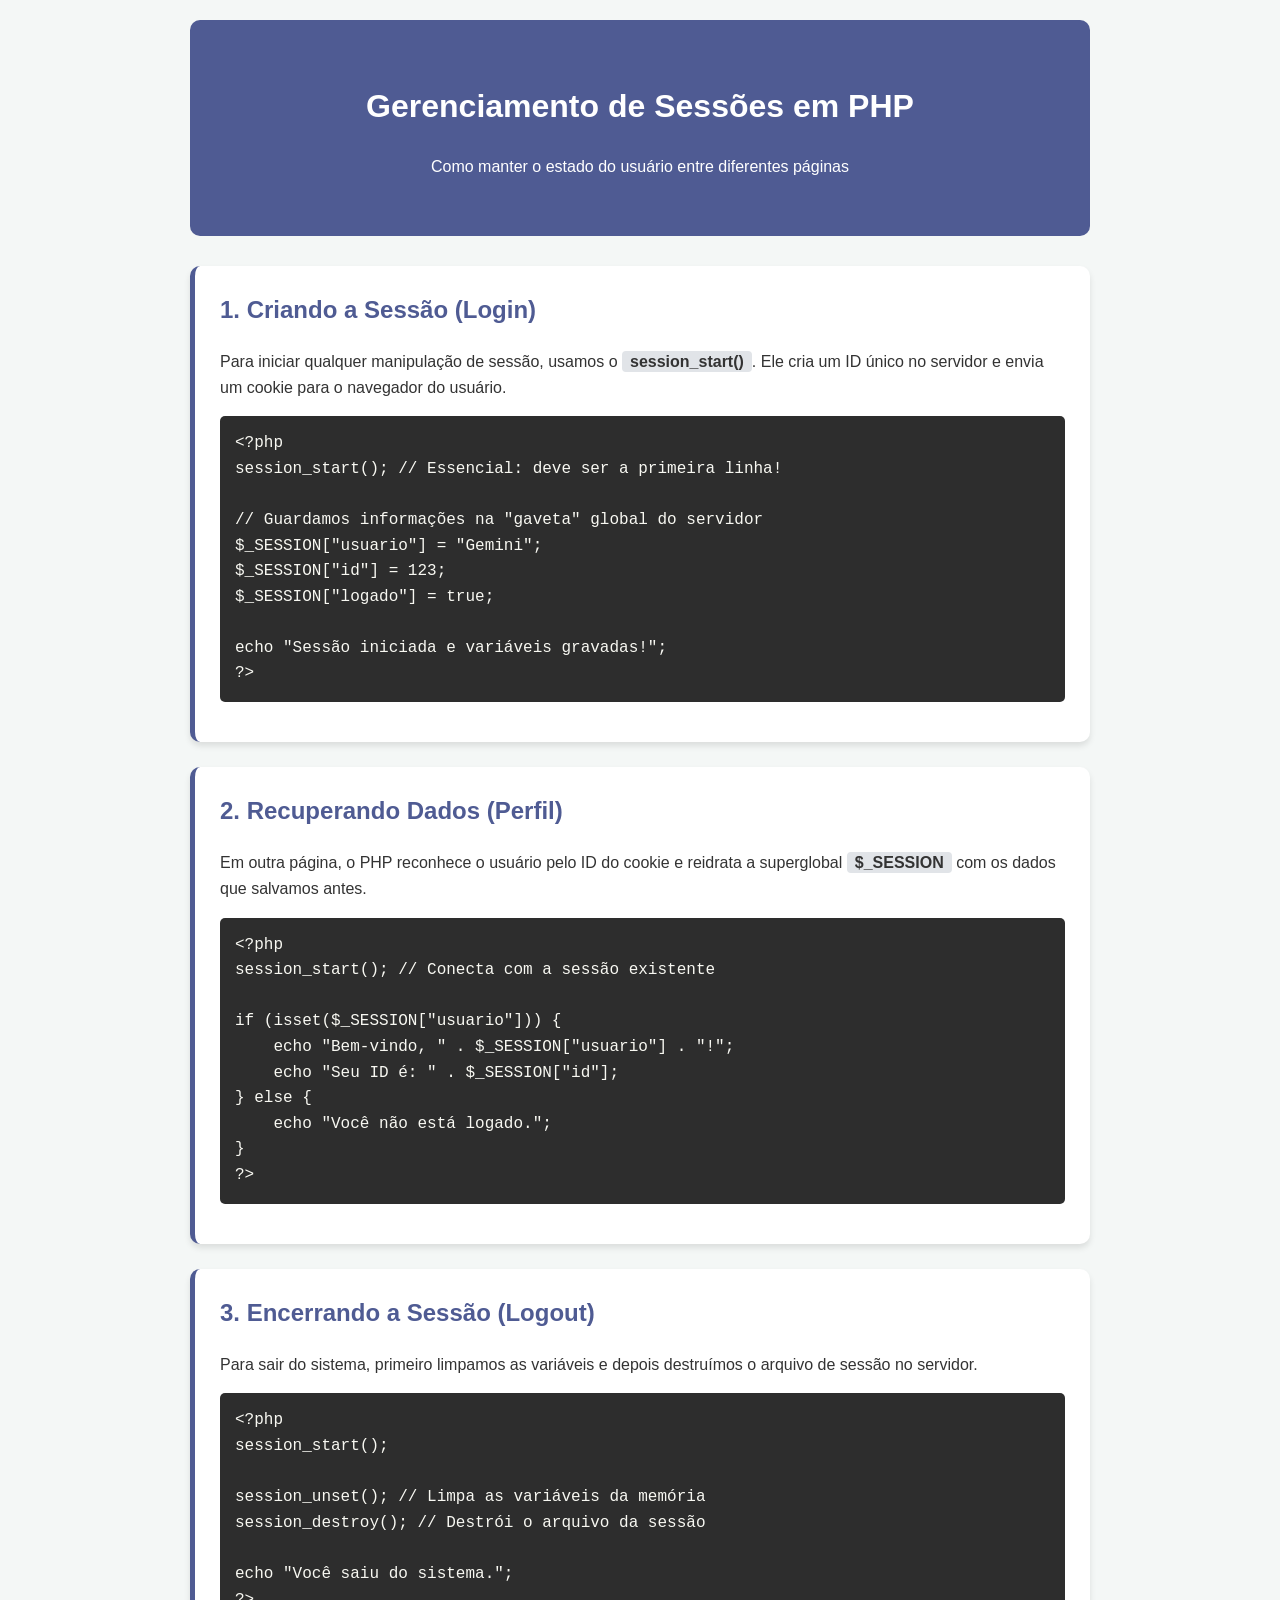
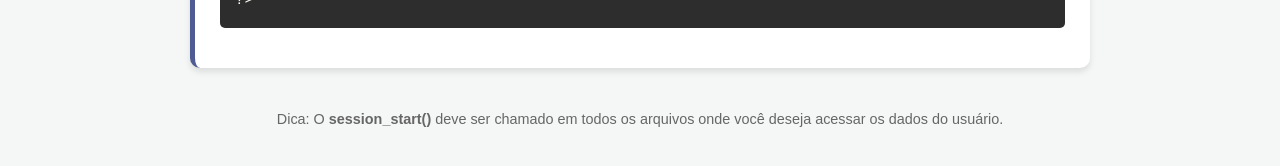
<file: Entendendo Sessões em PHP.html>
<!DOCTYPE html>
<!-- saved from url=(0045)http://10.112.4.37/23-04-2026/SessaoEmPhp.php -->
<html lang="pt-br"><head><meta http-equiv="Content-Type" content="text/html; charset=UTF-8">
    
    <meta name="viewport" content="width=device-width, initial-scale=1.0">
    <title>Entendendo Sessões em PHP</title>
    <style>
        :root {
            --primary: #4F5B93; /* Cor oficial PHP */
            --bg: #f4f7f6;
            --text: #333;
            --card-bg: #ffffff;
            --code-bg: #2d2d2d;
        }

        body {
            font-family: 'Segoe UI', Tahoma, Geneva, Verdana, sans-serif;
            background-color: var(--bg);
            color: var(--text);
            line-height: 1.6;
            margin: 0;
            padding: 20px;
        }

        .container {
            max-width: 900px;
            margin: 0 auto;
        }

        header {
            text-align: center;
            padding: 40px 0;
            background: var(--primary);
            color: white;
            border-radius: 10px;
            margin-bottom: 30px;
        }

        .step {
            background: var(--card-bg);
            padding: 25px;
            border-radius: 10px;
            margin-bottom: 25px;
            box-shadow: 0 4px 6px rgba(0,0,0,0.1);
            border-left: 5px solid var(--primary);
        }

        h2 { color: var(--primary); margin-top: 0; }

        code {
            background: var(--code-bg);
            color: #f8f8f2;
            padding: 15px;
            display: block;
            border-radius: 5px;
            overflow-x: auto;
            font-family: 'Consolas', monospace;
            margin: 15px 0;
        }

        .badge {
            background: #e1e4e8;
            padding: 2px 8px;
            border-radius: 4px;
            font-weight: bold;
        }

        footer {
            text-align: center;
            font-size: 0.9em;
            color: #666;
            margin-top: 40px;
        }
    </style>
</head>
<body>

<div class="container">
    <header>
        <h1>Gerenciamento de Sessões em PHP</h1>
        <p>Como manter o estado do usuário entre diferentes páginas</p>
    </header>

    <div class="step">
        <h2>1. Criando a Sessão (Login)</h2>
        <p>Para iniciar qualquer manipulação de sessão, usamos o <span class="badge">session_start()</span>. Ele cria um ID único no servidor e envia um cookie para o navegador do usuário.</p>
        <code>
&lt;?php<br>
session_start(); // Essencial: deve ser a primeira linha!<br><br>
// Guardamos informações na "gaveta" global do servidor<br>
$_SESSION["usuario"] = "Gemini";<br>
$_SESSION["id"] = 123;<br>
$_SESSION["logado"] = true;<br><br>
echo "Sessão iniciada e variáveis gravadas!";<br>
?&gt;
        </code>
    </div>

    <div class="step">
        <h2>2. Recuperando Dados (Perfil)</h2>
        <p>Em outra página, o PHP reconhece o usuário pelo ID do cookie e reidrata a superglobal <span class="badge">$_SESSION</span> com os dados que salvamos antes.</p>
        <code>
&lt;?php<br>
session_start(); // Conecta com a sessão existente<br><br>
if (isset($_SESSION["usuario"])) {<br>
&nbsp;&nbsp;&nbsp;&nbsp;echo "Bem-vindo, " . $_SESSION["usuario"] . "!";<br>
&nbsp;&nbsp;&nbsp;&nbsp;echo "Seu ID é: " . $_SESSION["id"];<br>
} else {<br>
&nbsp;&nbsp;&nbsp;&nbsp;echo "Você não está logado.";<br>
}<br>
?&gt;
        </code>
    </div>

    <div class="step">
        <h2>3. Encerrando a Sessão (Logout)</h2>
        <p>Para sair do sistema, primeiro limpamos as variáveis e depois destruímos o arquivo de sessão no servidor.</p>
        <code>
&lt;?php<br>
session_start();<br><br>
session_unset();   // Limpa as variáveis da memória<br>
session_destroy(); // Destrói o arquivo da sessão<br><br>
echo "Você saiu do sistema.";<br>
?&gt;
        </code>
    </div>

    <footer>
        <p>Dica: O <strong>session_start()</strong> deve ser chamado em todos os arquivos onde você deseja acessar os dados do usuário.</p>
    </footer>
</div>


</body></html>
</file>
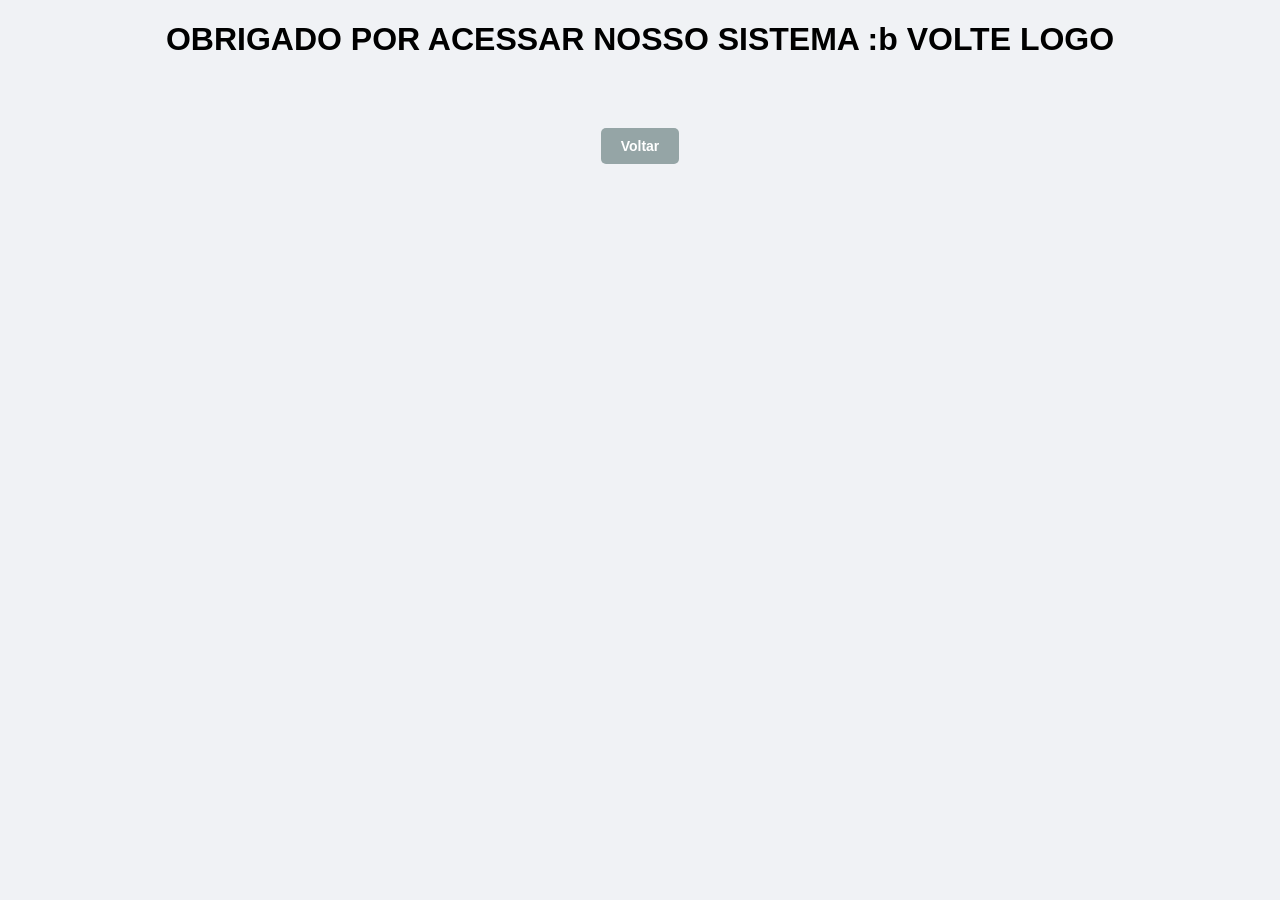
<file: logof.html>
<html lang="pt-br">
<head>
    <meta charset="UTF-8">
    <title>Tchau</title>
    <link rel="stylesheet" href="geral.css">

</head>
<body>

<h1>OBRIGADO POR ACESSAR NOSSO SISTEMA :b  VOLTE LOGO</h1>
    <h1> </h1>

    <a href="index.html" id="botao-voltar">Voltar</a>
    <br>




</body>
</html>
</file>
<file: geral.css>
/* Variáveis de Cores */
:root {
    --primary: #82009c;
    --primary-dark: #590064;
    --success: #2ecc71;
    --danger: #e74c3c;
    --gray: #95a5a6;
    --dark: #000000;
    --light: #ecf0f1;
    --white: #ffffff;
}

body {
    font-family: 'Segoe UI', Tahoma, Geneva, Verdana, sans-serif;
    background-color: #f0f2f5;
    color: var(--dark);
    margin: 0;
    display: flex;
    flex-direction: column;
    align-items: center;
}

h3 { margin-top: 20px; color: var(--dark); }

.menu-nav {
    width: 100%;
    background-color: #8015be;
    display: flex;
    justify-content: center;
    padding: 10px 0;
}

.menu-tabela {
    border-collapse: collapse;
    background: var(--white);
}

.menu-tabela td {
    border: 1px solid #3b3b3b;
    padding: 0;
}

.menu-tabela a {
    display: block;
    padding: 12px 25px;
    text-decoration: none;
    color: var(--dark);
    font-weight: bold;
    transition: 0.3s;
}

.menu-tabela a:hover {
    background-color: var(--primary);
    color: var(--white);
}


#tabelaAlunos {
    width: 90%;
    max-width: 800px;
    border-collapse: collapse;
    background: var(--white);
    margin: 20px 0;
    border-radius: 8px;
    overflow: hidden;
}

#tabelaAlunos th {
    background: var(--primary);
    color: var(--white);
    padding: 15px;
    text-align: center;
}

#tabelaAlunos td {
    padding: 12px;
    border-bottom: 1px solid #eee;
    text-align: center;
}

 
.geral {
    background: var(--white);
    padding: 25px;
    border-radius: 10px;
    width: 350px;
    margin-top: 20px;
}

.dados label {
    display: block;
    margin-bottom: 5px;
    font-weight: bold;
    font-size: 14px;
}

.dados input {
    width: 100%;
    padding: 10px;
    margin-bottom: 15px;
    border: 1px solid #4e4e4e;
    border-radius: 5px;
    box-sizing: border-box; 
}

.botao-voltar, .botao-cadastar, .botao-alunos, #botasasd, #botao-voltar, button {
    display: inline-block;
    padding: 10px 20px;
    border-radius: 5px;
    text-decoration: none;
    font-weight: bold;
    font-size: 14px;
    border: none;
    cursor: pointer;
    transition: 0.3s;
    text-align: center;
    margin: 5px;
}

.botao-voltar, #botao-voltar { background: var(--gray); color: white; }
.botao-voltar:hover, #botao-voltar:hover { background: #ff0000; }

.botao-cadastar, button[type="submit"] { background: var(--success); color: white; }
.botao-cadastar:hover, button[type="submit"]:hover { background: #9230ca; }

.botao-alunos, #botasasd { background: var(--primary); color: rgb(255, 255, 255); }
.botao-alunos:hover, #botasasd:hover { background: var(--primary-dark); }
</file>
